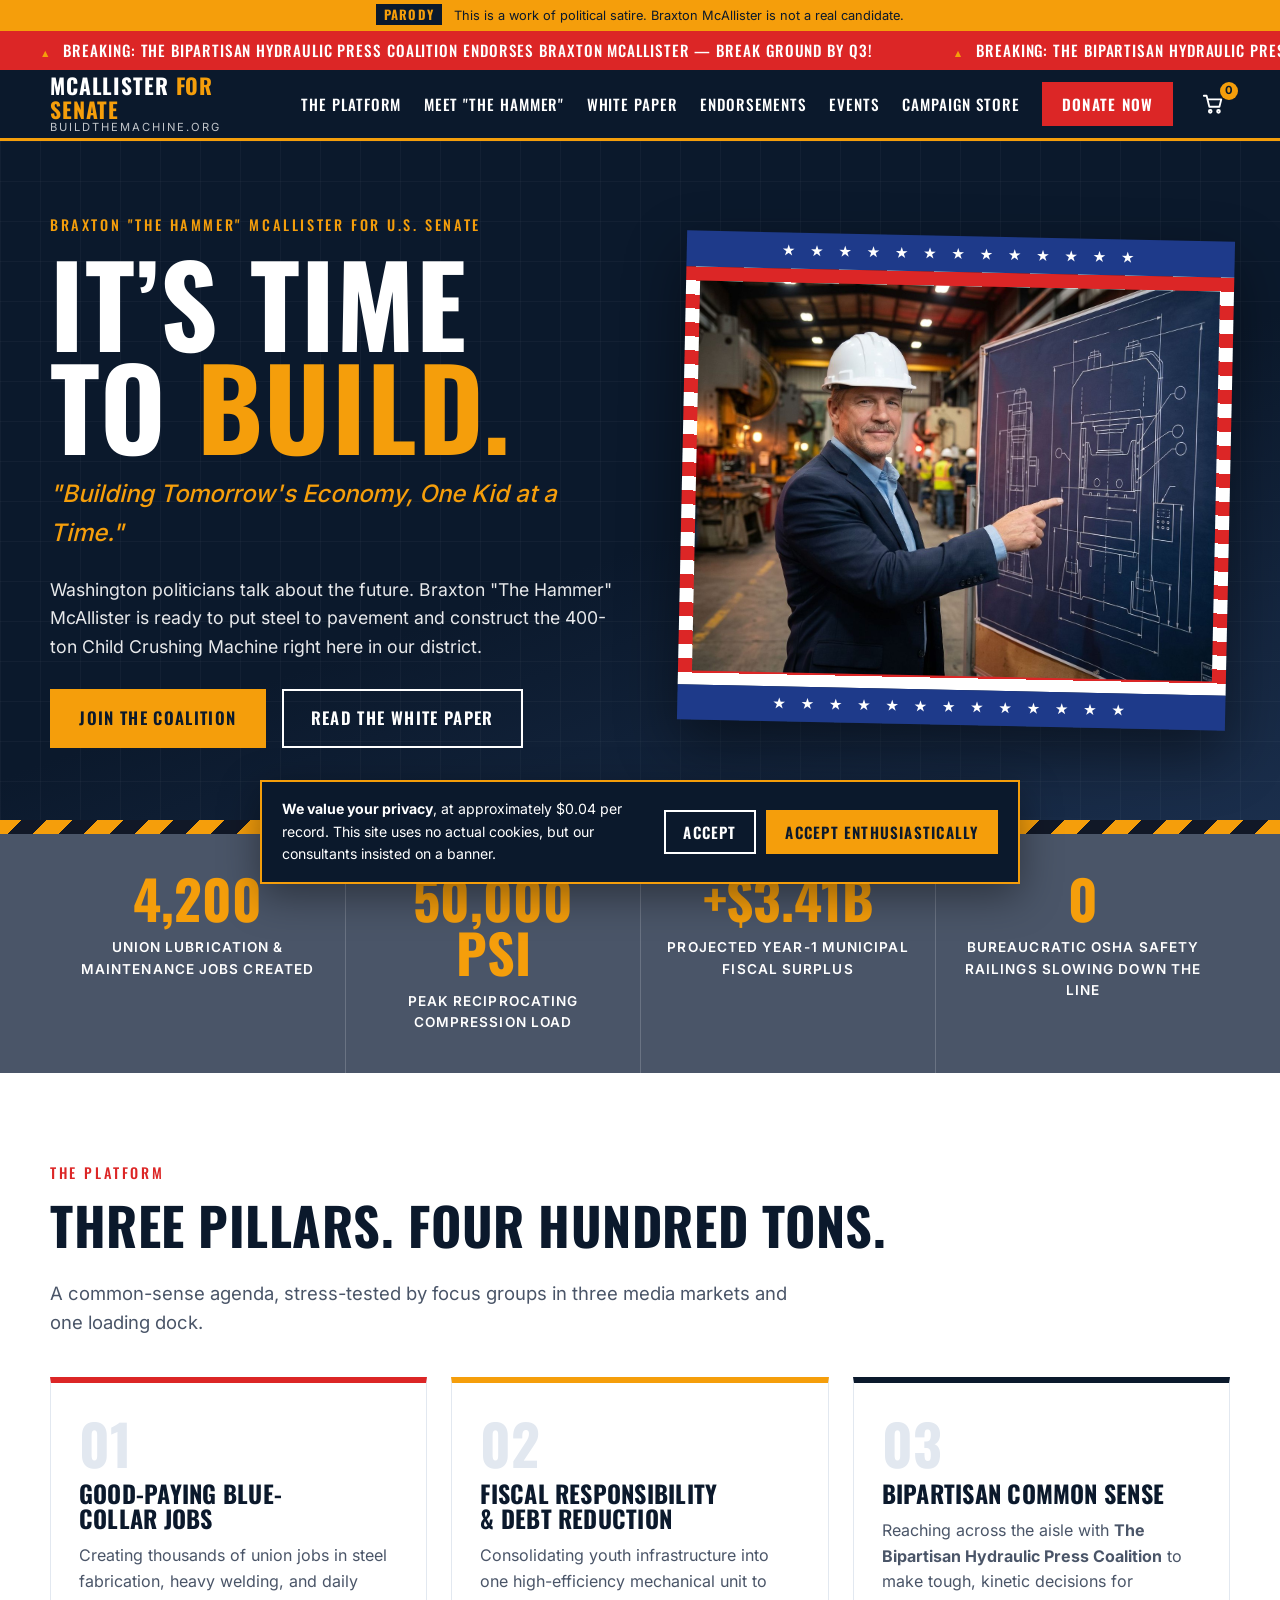
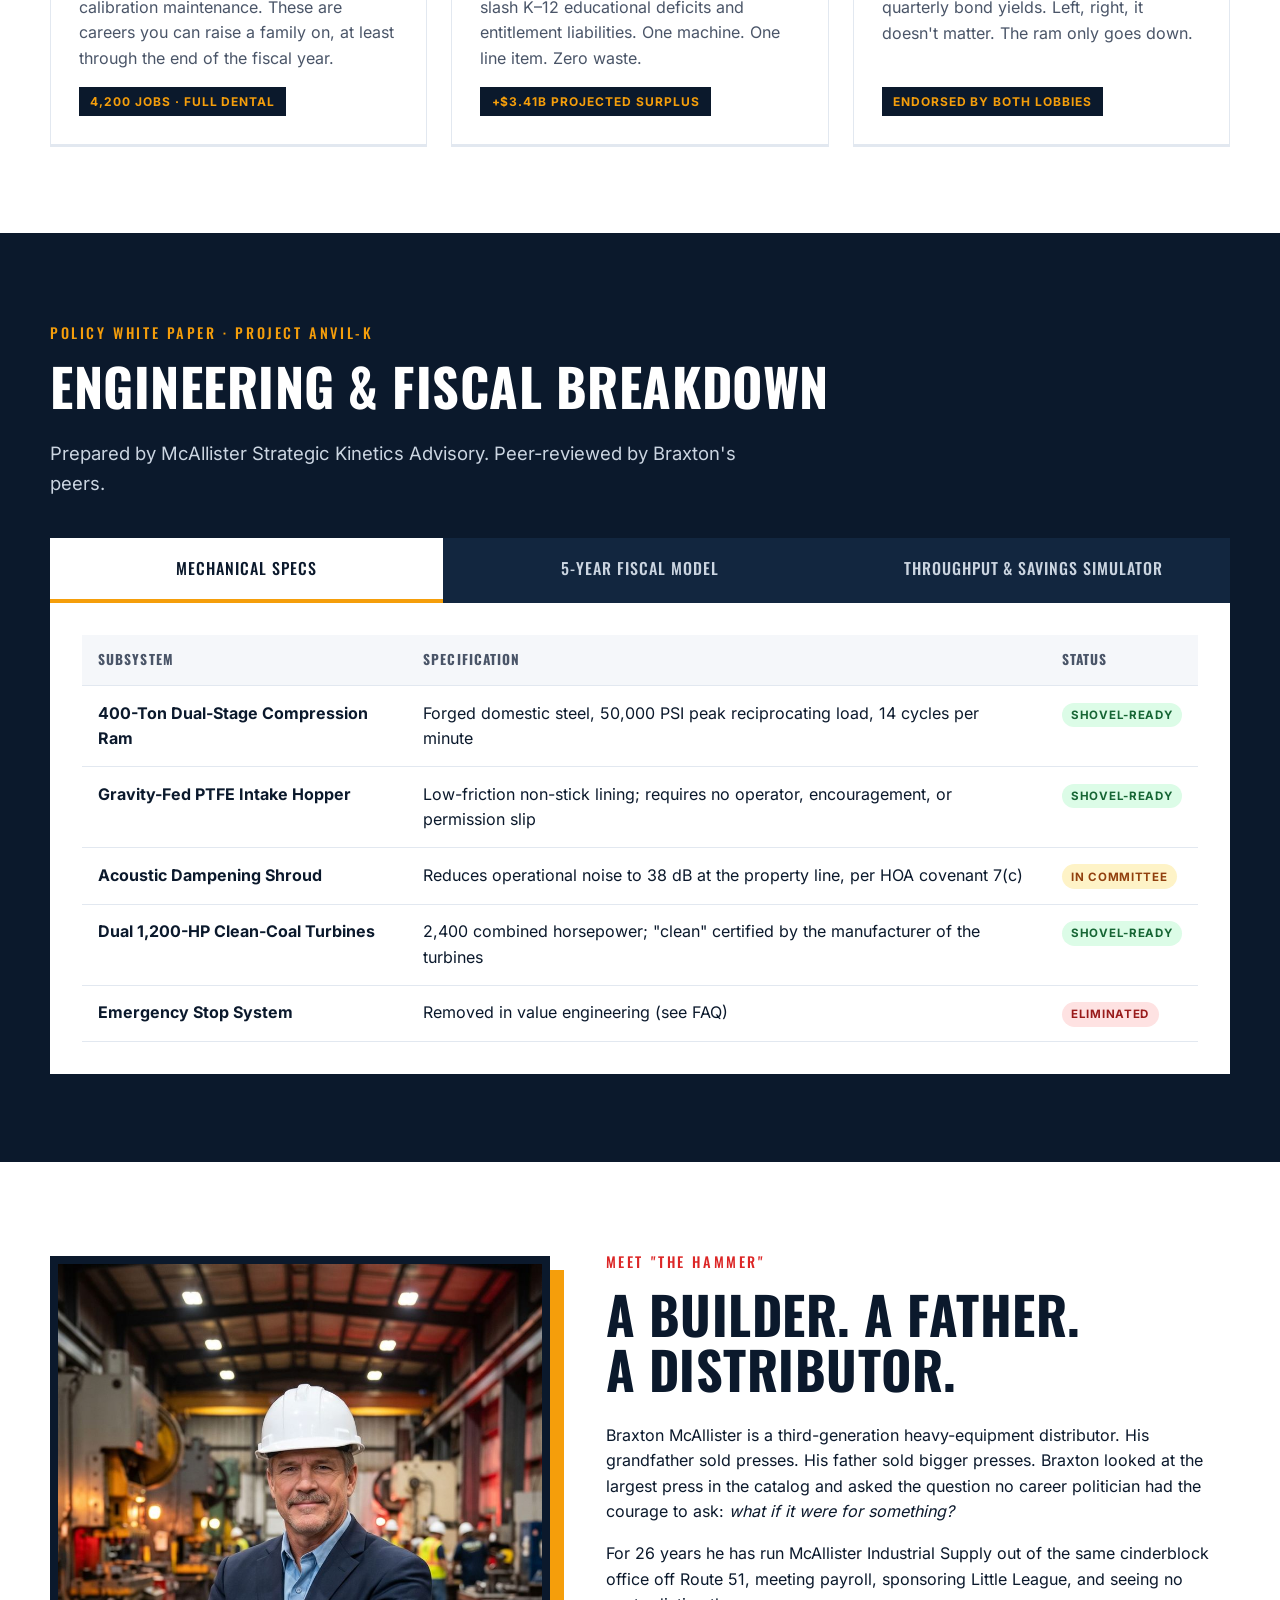
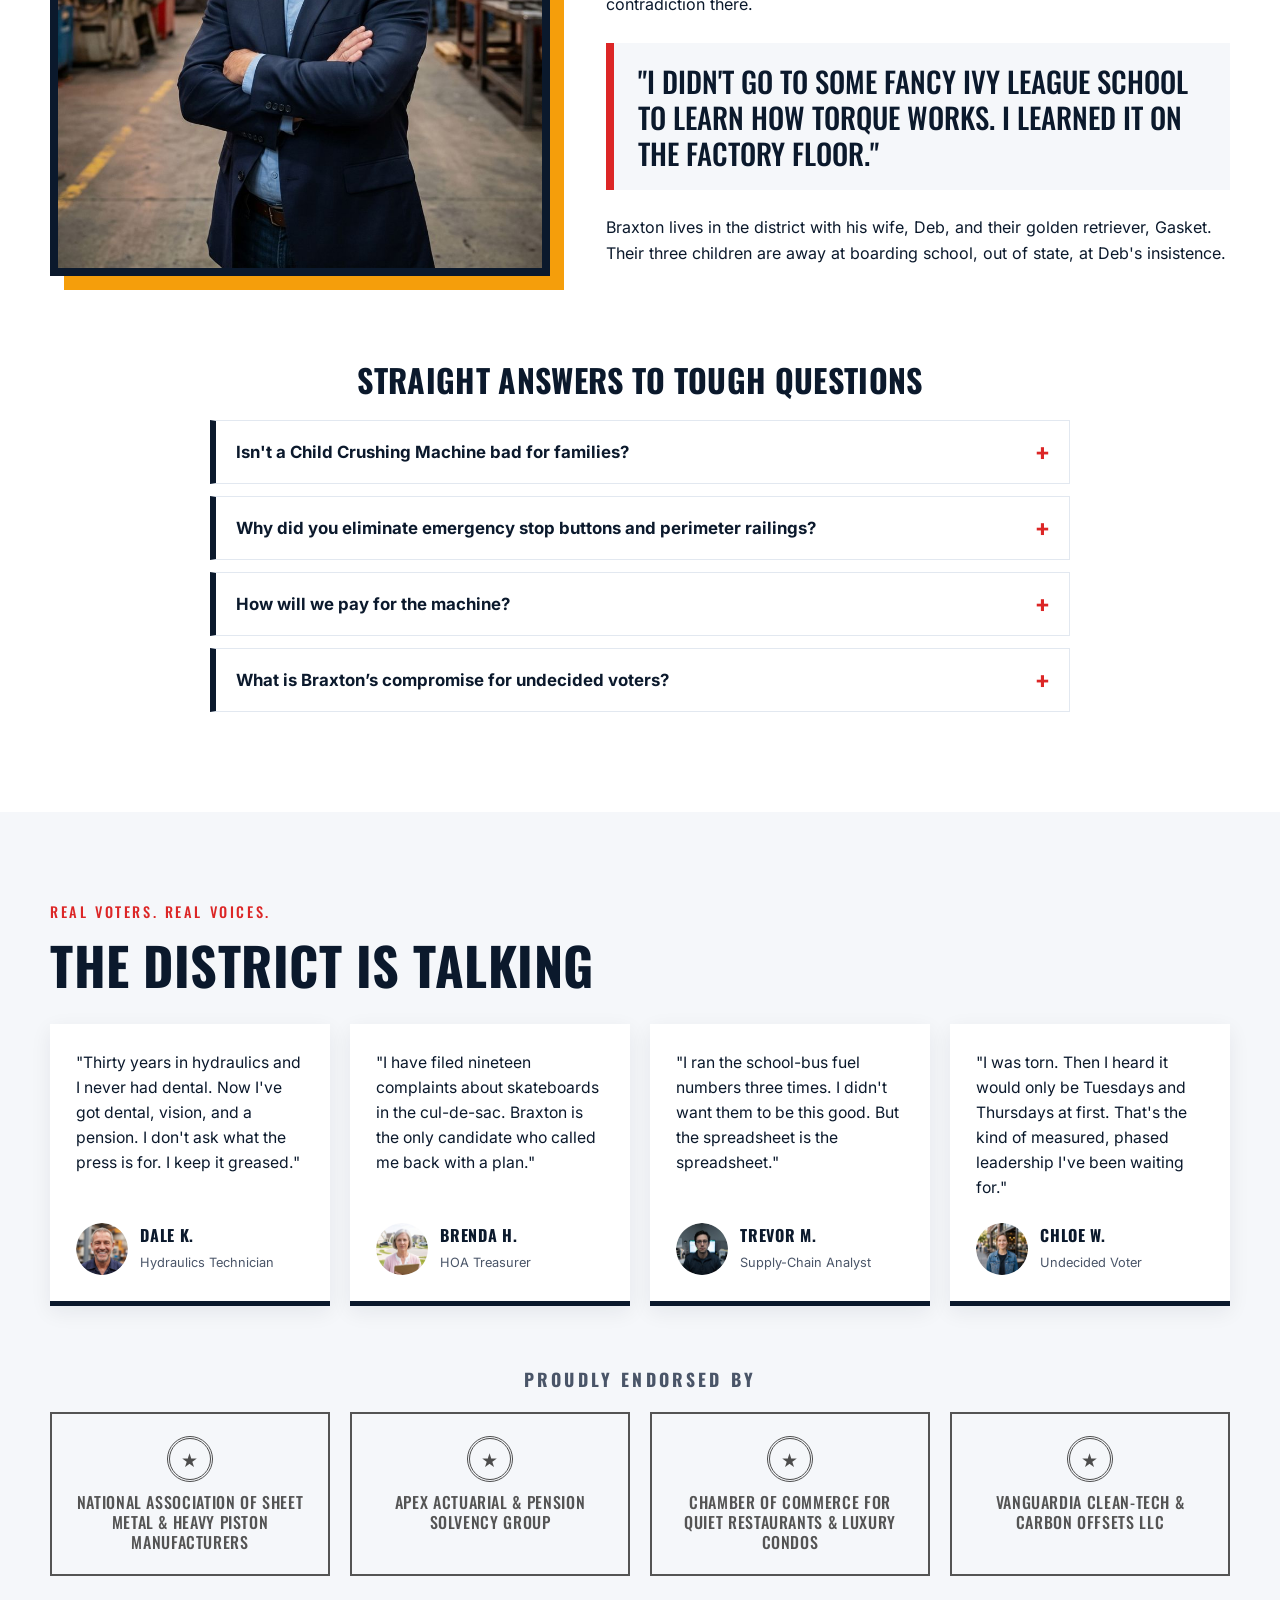
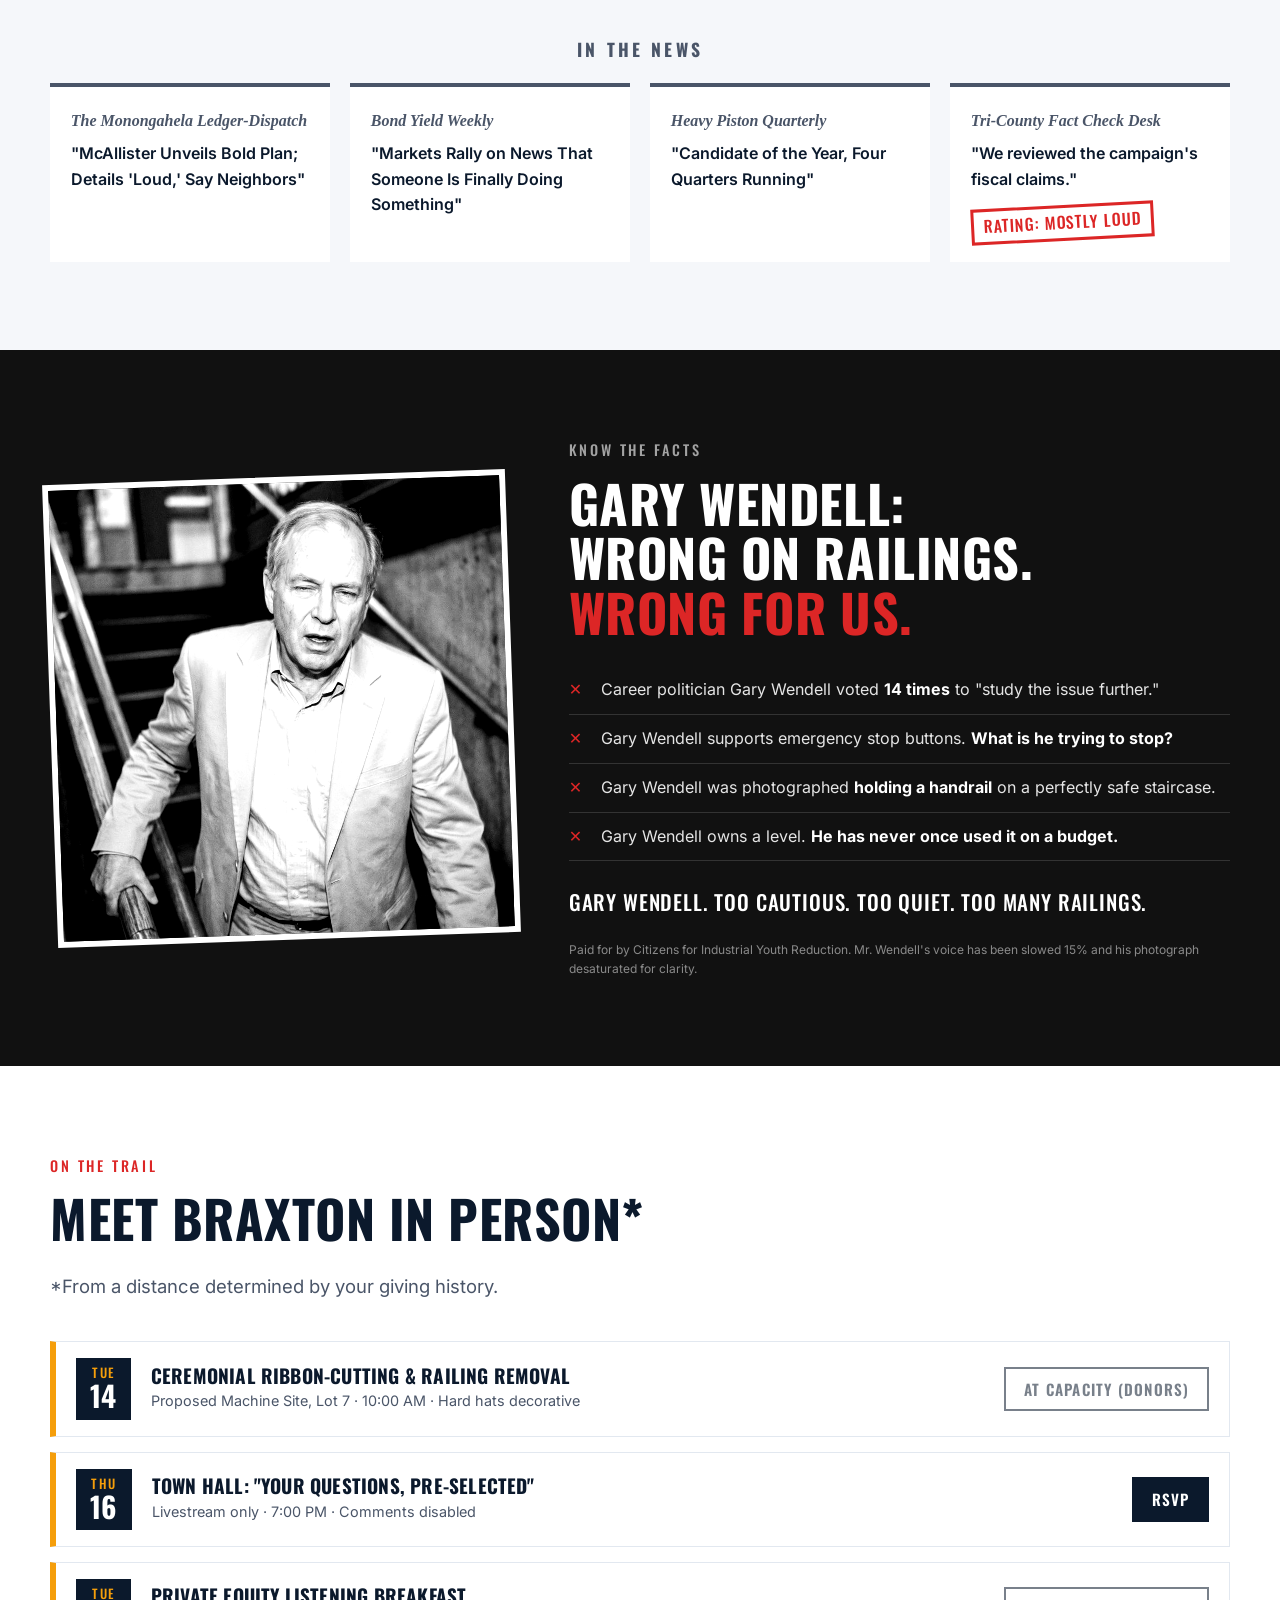
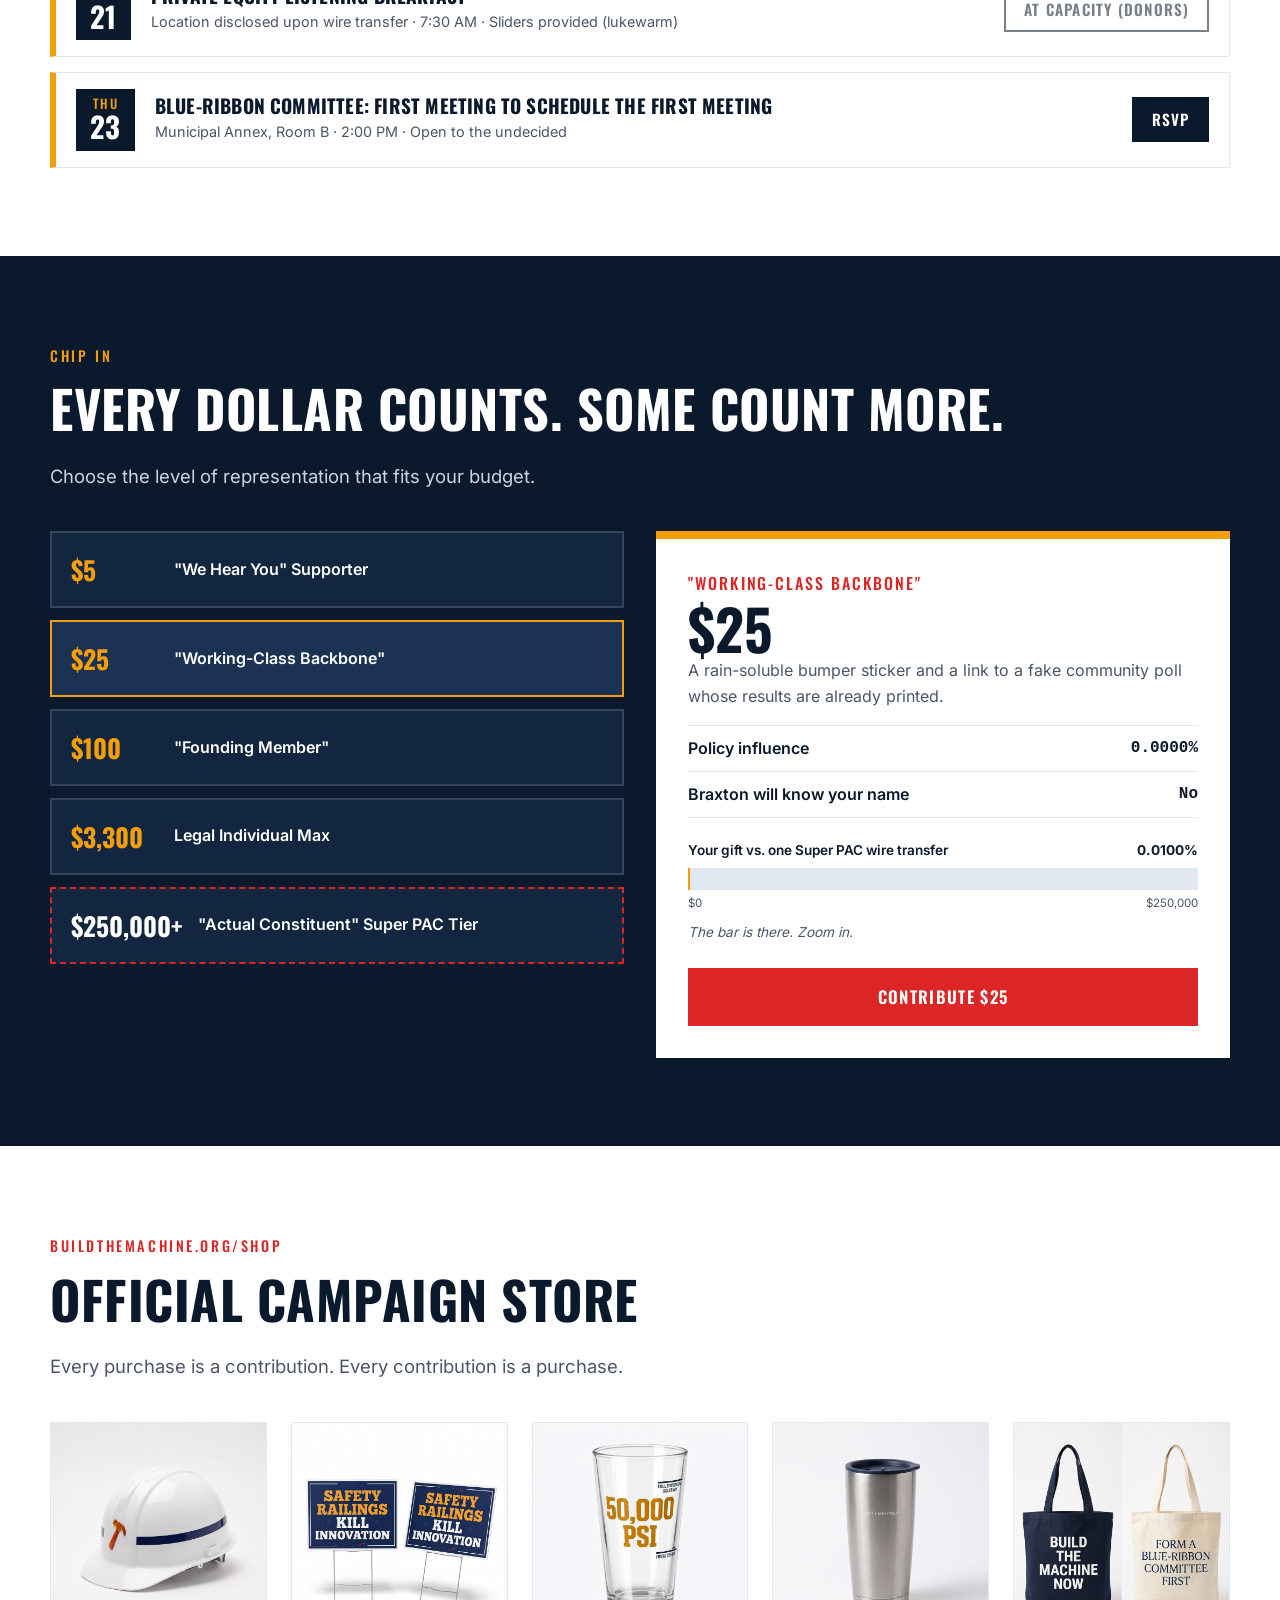
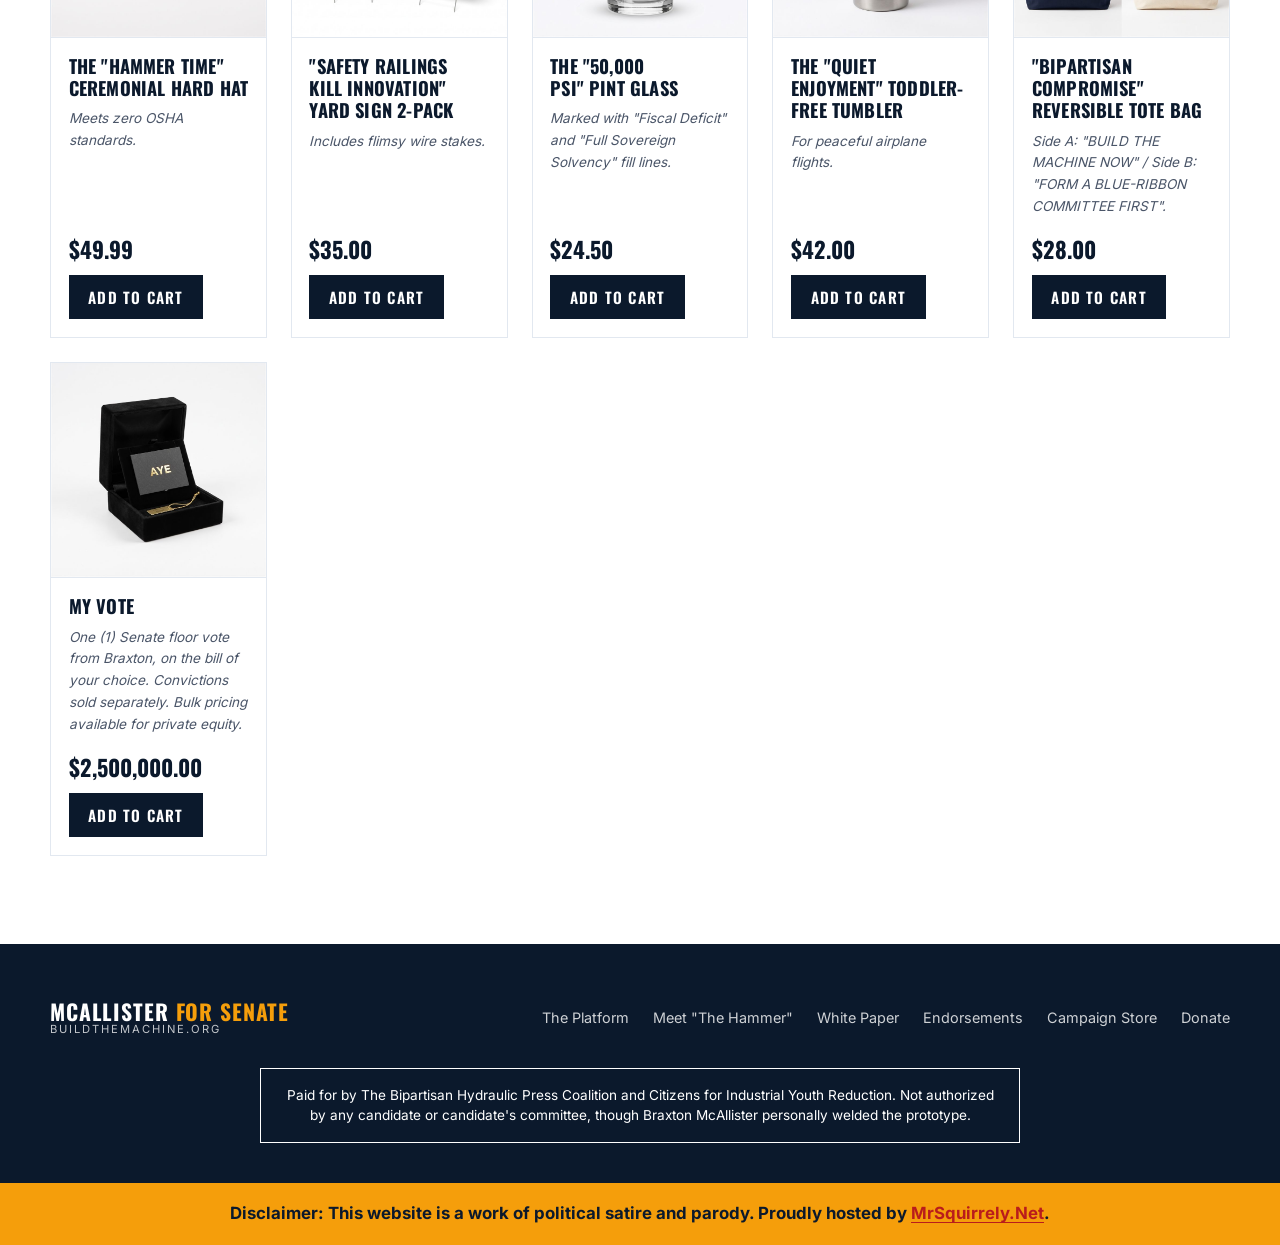
<file: index.html>
<!DOCTYPE html>
<html lang="en">
<head>
    <meta charset="UTF-8">
    <meta name="viewport" content="width=device-width, initial-scale=1">
    <title>McAllister for Senate | BuildTheMachine.org</title>
    <meta name="description" content="Braxton 'The Hammer' McAllister for U.S. Senate. A work of political satire and parody.">
    <meta name="theme-color" content="#0B192C">
    <link rel="icon" href="favicon.svg" type="image/svg+xml">

    <!-- Social sharing -->
    <meta property="og:url" content="https://buildthemachine.org/">
    <link rel="canonical" href="https://buildthemachine.org/">
    <meta property="og:type" content="website">
    <meta property="og:site_name" content="BuildTheMachine.org (Satire)">
    <meta property="og:title" content="McAllister for Senate — It's Time to Build. (A Parody)">
    <meta property="og:description" content="A work of political satire. Braxton 'The Hammer' McAllister is not a real candidate, and the machine is not a real policy.">
    <meta property="og:image" content="https://buildthemachine.org/images/share.jpg">
    <meta property="og:image:width" content="1200">
    <meta property="og:image:height" content="630">
    <meta name="twitter:card" content="summary_large_image">
    <meta name="twitter:title" content="McAllister for Senate — It's Time to Build. (A Parody)">
    <meta name="twitter:description" content="A work of political satire. Braxton 'The Hammer' McAllister is not a real candidate.">
    <meta name="twitter:image" content="https://buildthemachine.org/images/share.jpg">

    <link rel="preload" href="fonts/oswald-latin.woff2" as="font" type="font/woff2" crossorigin>
    <link rel="preload" href="fonts/inter-latin.woff2" as="font" type="font/woff2" crossorigin>
    <link rel="stylesheet" href="styles.css">
</head>
<body>

<!--
    IMAGES
    All images live in /images. Store product images are set in app.js (PRODUCTS[].image).
-->

<!-- PARODY NOTICE -->
<div class="parody-strip">
    <strong>Parody</strong> This is a work of political satire. Braxton McAllister is not a real candidate.
</div>

<!-- 1. ALERT TICKER -->
<div class="ticker" role="status" aria-label="Breaking: The Bipartisan Hydraulic Press Coalition endorses Braxton McAllister. Break Ground by Q3!">
    <div class="ticker-track" aria-hidden="true">
        <span>BREAKING: The Bipartisan Hydraulic Press Coalition endorses Braxton McAllister — Break Ground by Q3!</span>
        <span>BREAKING: The Bipartisan Hydraulic Press Coalition endorses Braxton McAllister — Break Ground by Q3!</span>
        <span>BREAKING: The Bipartisan Hydraulic Press Coalition endorses Braxton McAllister — Break Ground by Q3!</span>
        <span>BREAKING: The Bipartisan Hydraulic Press Coalition endorses Braxton McAllister — Break Ground by Q3!</span>
    </div>
</div>

<!-- 1. NAVBAR -->
<header class="nav" id="top">
    <div class="container nav-inner">
        <a class="logo" href="#top">
            <span class="logo-main">MCALLISTER <em>FOR SENATE</em></span>
            <span class="logo-sub">BuildTheMachine.org</span>
        </a>
        <button class="nav-toggle" id="navToggle" aria-label="Toggle menu" aria-expanded="false" aria-controls="navLinks">
            <span></span><span></span><span></span>
        </button>
        <nav class="nav-links" id="navLinks" aria-label="Primary">
            <a href="#platform">The Platform</a>
            <a href="#bio">Meet "The Hammer"</a>
            <a href="#white-paper">White Paper</a>
            <a href="#endorsements">Endorsements</a>
            <a href="#events">Events</a>
            <a href="#store">Campaign Store</a>
            <a class="btn btn-red btn-sm" href="#donate">DONATE NOW</a>
            <button class="cart-btn" id="cartOpen" aria-label="Open cart">
                <svg viewBox="0 0 24 24" width="22" height="22" fill="none" stroke="currentColor" stroke-width="2" stroke-linecap="round" stroke-linejoin="round" aria-hidden="true"><circle cx="9" cy="20" r="1.5"/><circle cx="18" cy="20" r="1.5"/><path d="M2 3h3l3 12h11l2-8H7"/></svg>
                <span class="cart-count" id="cartCount">0</span>
            </button>
        </nav>
    </div>
</header>

<main>

<!-- 2. HERO -->
<section class="hero">
    <div class="container hero-grid">
        <div class="hero-copy">
            <p class="eyebrow">Braxton "The Hammer" McAllister for U.S. Senate</p>
            <h1>IT’S TIME<br>TO <span class="amber">BUILD.</span></h1>
            <p class="hero-sub">"Building Tomorrow's Economy, One Kid at a Time."</p>
            <p class="hero-body">Washington politicians talk about the future. Braxton "The Hammer" McAllister is ready to put steel to pavement and construct the 400-ton Child Crushing Machine right here in our district.</p>
            <div class="hero-ctas">
                <button class="btn btn-amber" data-open-modal="volunteerModal">JOIN THE COALITION</button>
                <a class="btn btn-outline" href="#white-paper">READ THE WHITE PAPER</a>
            </div>
        </div>
        <div class="hero-visual">
            <div class="flag-frame">
                <div class="flag-stars" aria-hidden="true">★ ★ ★ ★ ★ ★ ★ ★ ★ ★ ★ ★ ★</div>
                <div class="flag-stripes">
                    <img class="ph-img ph-hero" src="images/hero.jpg" width="1400" height="1050" alt="Braxton McAllister in a hard hat, pointing at a blueprint of a 400-ton hydraulic press">
                </div>
                <div class="flag-stars" aria-hidden="true">★ ★ ★ ★ ★ ★ ★ ★ ★ ★ ★ ★ ★</div>
            </div>
        </div>
    </div>
    <div class="hazard" aria-hidden="true"></div>
</section>

<!-- 3. IMPACT & THROUGHPUT -->
<section class="stats" aria-label="Impact and throughput">
    <div class="container stats-grid">
        <div class="stat">
            <div class="stat-num" data-count="4200" data-format="int">0</div>
            <div class="stat-label">Union Lubrication &amp; Maintenance Jobs Created</div>
        </div>
        <div class="stat">
            <div class="stat-num" data-count="50000" data-format="int" data-suffix=" PSI">0</div>
            <div class="stat-label">Peak Reciprocating Compression Load</div>
        </div>
        <div class="stat">
            <div class="stat-num" data-count="3.41" data-format="dec" data-prefix="+$" data-suffix="B">0</div>
            <div class="stat-label">Projected Year-1 Municipal Fiscal Surplus</div>
        </div>
        <div class="stat">
            <div class="stat-num" data-count="0" data-from="38" data-format="int">38</div>
            <div class="stat-label">Bureaucratic OSHA Safety Railings Slowing Down the Line</div>
        </div>
    </div>
</section>

<!-- 4. PLATFORM -->
<section class="section" id="platform">
    <div class="container">
        <p class="eyebrow dark">The Platform</p>
        <h2>Three Pillars. Four Hundred Tons.</h2>
        <p class="lead">A common-sense agenda, stress-tested by focus groups in three media markets and one loading dock.</p>
        <div class="pillars">
            <article class="card">
                <div class="card-num">01</div>
                <h3>Good-Paying Blue-Collar Jobs</h3>
                <p>Creating thousands of union jobs in steel fabrication, heavy welding, and daily calibration maintenance. These are careers you can raise a family on, at least through the end of the fiscal year.</p>
                <span class="card-tag">4,200 jobs · full dental</span>
            </article>
            <article class="card">
                <div class="card-num">02</div>
                <h3>Fiscal Responsibility &amp; Debt Reduction</h3>
                <p>Consolidating youth infrastructure into one high-efficiency mechanical unit to slash K–12 educational deficits and entitlement liabilities. One machine. One line item. Zero waste.</p>
                <span class="card-tag">+$3.41B projected surplus</span>
            </article>
            <article class="card">
                <div class="card-num">03</div>
                <h3>Bipartisan Common Sense</h3>
                <p>Reaching across the aisle with <strong>The Bipartisan Hydraulic Press Coalition</strong> to make tough, kinetic decisions for quarterly bond yields. Left, right, it doesn't matter. The ram only goes down.</p>
                <span class="card-tag">Endorsed by both lobbies</span>
            </article>
        </div>
    </div>
</section>

<!-- 5. WHITE PAPER -->
<section class="section section-navy" id="white-paper">
    <div class="container">
        <p class="eyebrow">Policy White Paper · Project Anvil-K</p>
        <h2>Engineering &amp; Fiscal Breakdown</h2>
        <p class="lead">Prepared by McAllister Strategic Kinetics Advisory. Peer-reviewed by Braxton's peers.</p>

        <div class="tabs">
            <div class="tab-list" role="tablist" aria-label="White paper sections">
                <button class="tab" role="tab" id="tab-specs" aria-controls="panel-specs" aria-selected="true">Mechanical Specs</button>
                <button class="tab" role="tab" id="tab-fiscal" aria-controls="panel-fiscal" aria-selected="false" tabindex="-1">5-Year Fiscal Model</button>
                <button class="tab" role="tab" id="tab-sim" aria-controls="panel-sim" aria-selected="false" tabindex="-1">Throughput &amp; Savings Simulator</button>
            </div>

            <div class="tab-panel" role="tabpanel" id="panel-specs" aria-labelledby="tab-specs">
                <div class="table-wrap">
                    <table>
                        <thead>
                            <tr><th>Subsystem</th><th>Specification</th><th>Status</th></tr>
                        </thead>
                        <tbody>
                            <tr><td>400-Ton Dual-Stage Compression Ram</td><td>Forged domestic steel, 50,000 PSI peak reciprocating load, 14 cycles per minute</td><td><span class="pill pill-green">Shovel-Ready</span></td></tr>
                            <tr><td>Gravity-Fed PTFE Intake Hopper</td><td>Low-friction non-stick lining; requires no operator, encouragement, or permission slip</td><td><span class="pill pill-green">Shovel-Ready</span></td></tr>
                            <tr><td>Acoustic Dampening Shroud</td><td>Reduces operational noise to 38 dB at the property line, per HOA covenant 7(c)</td><td><span class="pill pill-amber">In Committee</span></td></tr>
                            <tr><td>Dual 1,200-HP Clean-Coal Turbines</td><td>2,400 combined horsepower; "clean" certified by the manufacturer of the turbines</td><td><span class="pill pill-green">Shovel-Ready</span></td></tr>
                            <tr><td>Emergency Stop System</td><td>Removed in value engineering (see FAQ)</td><td><span class="pill pill-red">Eliminated</span></td></tr>
                        </tbody>
                    </table>
                </div>
            </div>

            <div class="tab-panel" role="tabpanel" id="panel-fiscal" aria-labelledby="tab-fiscal" hidden>
                <div class="fiscal">
                    <div class="fiscal-row">
                        <div class="fiscal-head"><span>CapEx <small>Municipal bonds, 30-year</small></span><strong>$480M</strong></div>
                        <div class="bar"><i class="bar-red" style="width:12.6%"></i></div>
                    </div>
                    <div class="fiscal-row">
                        <div class="fiscal-head"><span>OpEx <small>Lubricant, turbines, ribbon-cuttings</small></span><strong>$14.2M</strong></div>
                        <div class="bar"><i class="bar-red" style="width:0.6%"></i></div>
                    </div>
                    <div class="fiscal-row">
                        <div class="fiscal-head"><span>Avoided Liabilities <small>K–12, entitlements, playground resurfacing</small></span><strong>$3.8B</strong></div>
                        <div class="bar"><i class="bar-amber" style="width:100%"></i></div>
                    </div>
                    <div class="fiscal-row fiscal-total">
                        <div class="fiscal-head"><span>Net Surplus</span><strong>+$3.41B</strong></div>
                        <div class="bar"><i class="bar-green" style="width:89.7%"></i></div>
                    </div>
                    <p class="footnote">* Figures may not sum due to actuarial optimism. Projections supplied by the underwriter of the bonds.</p>
                </div>
            </div>

            <div class="tab-panel" role="tabpanel" id="panel-sim" aria-labelledby="tab-sim" hidden>
                <div class="sim">
                    <label for="hours" class="sim-label">Weekly Operating Hours: <output id="hoursOut">40</output> <span class="muted">/ 168</span></label>
                    <input type="range" id="hours" min="0" max="168" step="1" value="40">
                    <div class="sim-grid">
                        <div class="sim-card">
                            <div class="sim-num" id="simFuel">$0</div>
                            <div class="sim-cap">Annual Municipal School-Bus Fuel Savings</div>
                        </div>
                        <div class="sim-card">
                            <div class="sim-num" id="simCredits">0</div>
                            <div class="sim-cap">Carbon-Offset Credits Earned (tCO₂e / yr)</div>
                        </div>
                        <div class="sim-card">
                            <div class="sim-num" id="simRevenue">$0</div>
                            <div class="sim-cap">Credit Resale Value via Vanguardia Clean-Tech</div>
                        </div>
                    </div>
                    <p class="sim-status" id="simStatus"></p>
                </div>
            </div>
        </div>
    </div>
</section>

<!-- 6. BIO & FAQ -->
<section class="section" id="bio">
    <div class="container">
        <div class="bio-grid">
            <div class="bio-photo">
                <img class="ph-img ph-portrait" src="images/braxton-portrait.jpg" width="900" height="1117" loading="lazy" alt="Braxton McAllister, arms crossed, on the floor of the Monongahela Stamping Plant">
            </div>
            <div>
                <p class="eyebrow dark">Meet "The Hammer"</p>
                <h2>A Builder. A Father. A Distributor.</h2>
                <p>Braxton McAllister is a third-generation heavy-equipment distributor. His grandfather sold presses. His father sold bigger presses. Braxton looked at the largest press in the catalog and asked the question no career politician had the courage to ask: <em>what if it were for something?</em></p>
                <p>For 26 years he has run McAllister Industrial Supply out of the same cinderblock office off Route 51, meeting payroll, sponsoring Little League, and seeing no contradiction there.</p>
                <blockquote>"I didn't go to some fancy Ivy League school to learn how torque works. I learned it on the factory floor."</blockquote>
                <p>Braxton lives in the district with his wife, Deb, and their golden retriever, Gasket. Their three children are away at boarding school, out of state, at Deb's insistence.</p>
            </div>
        </div>

        <div class="faq">
            <h3 class="faq-title">Straight Answers to Tough Questions</h3>
            <details>
                <summary>Isn't a Child Crushing Machine bad for families?</summary>
                <p>Families tell us their top concerns are jobs, taxes, and noise. The Machine addresses all three. Our internal polling (n=14, all coalition board members) shows 100% of respondents hold a favorable or very favorable view. Braxton has always said the strongest family is a solvent one.</p>
            </details>
            <details>
                <summary>Why did you eliminate emergency stop buttons and perimeter railings?</summary>
                <p>Every emergency stop is, by definition, a stop. Stops are downtime, and downtime is deficit. An independent study commissioned and edited by the campaign found railings slow the line by up to 11%. Braxton trusts hardworking Americans to decide for themselves where to stand.</p>
            </details>
            <details>
                <summary>How will we pay for the machine?</summary>
                <p>With $480 million in municipal bonds, repaid from the surplus the Machine generates, as projected by the firm selling the bonds. Any shortfall will be covered by a modest convenience fee on library cards. Not one dime of new taxes on anyone who attends our donor retreats.</p>
            </details>
            <details>
                <summary>What is Braxton’s compromise for undecided voters?</summary>
                <p>Braxton hears you. That's why he's proposing the <strong>Tuesdays &amp; Thursdays Pilot Program</strong>: an 18-month phased rollout in which the Machine operates only two days a week while a Blue-Ribbon Committee studies whether to add Wednesdays. On all other days the facility will be available for ribbon-cuttings and corporate retreats.</p>
            </details>
        </div>
    </div>
</section>

<!-- 7. TESTIMONIALS & ENDORSEMENTS -->
<section class="section section-gray" id="endorsements">
    <div class="container">
        <p class="eyebrow dark">Real Voters. Real Voices.</p>
        <h2>The District Is Talking</h2>
        <div class="quotes">
            <figure class="quote">
                <blockquote>"Thirty years in hydraulics and I never had dental. Now I've got dental, vision, and a pension. I don't ask what the press is for. I keep it greased."</blockquote>
                <figcaption><img class="avatar" src="images/avatar-dale.jpg" width="52" height="52" loading="lazy" alt=""><div><strong>Dale K.</strong><span>Hydraulics Technician</span></div></figcaption>
            </figure>
            <figure class="quote">
                <blockquote>"I have filed nineteen complaints about skateboards in the cul-de-sac. Braxton is the only candidate who called me back with a plan."</blockquote>
                <figcaption><img class="avatar" src="images/avatar-brenda.jpg" width="52" height="52" loading="lazy" alt=""><div><strong>Brenda H.</strong><span>HOA Treasurer</span></div></figcaption>
            </figure>
            <figure class="quote">
                <blockquote>"I ran the school-bus fuel numbers three times. I didn't want them to be this good. But the spreadsheet is the spreadsheet."</blockquote>
                <figcaption><img class="avatar" src="images/avatar-trevor.jpg" width="52" height="52" loading="lazy" alt=""><div><strong>Trevor M.</strong><span>Supply-Chain Analyst</span></div></figcaption>
            </figure>
            <figure class="quote">
                <blockquote>"I was torn. Then I heard it would only be Tuesdays and Thursdays at first. That's the kind of measured, phased leadership I've been waiting for."</blockquote>
                <figcaption><img class="avatar" src="images/avatar-chloe.jpg" width="52" height="52" loading="lazy" alt=""><div><strong>Chloe W.</strong><span>Undecided Voter</span></div></figcaption>
            </figure>
        </div>

        <h3 class="badges-title">Proudly Endorsed By</h3>
        <div class="badges">
            <div class="badge"><span class="badge-seal">★</span>National Association of Sheet Metal &amp; Heavy Piston Manufacturers</div>
            <div class="badge"><span class="badge-seal">★</span>Apex Actuarial &amp; Pension Solvency Group</div>
            <div class="badge"><span class="badge-seal">★</span>Chamber of Commerce for Quiet Restaurants &amp; Luxury Condos</div>
            <div class="badge"><span class="badge-seal">★</span>Vanguardia Clean-Tech &amp; Carbon Offsets LLC</div>
        </div>

        <h3 class="badges-title">In the News</h3>
        <div class="press">
            <article class="press-item">
                <span class="press-outlet">The Monongahela Ledger-Dispatch</span>
                <p>"McAllister Unveils Bold Plan; Details 'Loud,' Say Neighbors"</p>
            </article>
            <article class="press-item">
                <span class="press-outlet">Bond Yield Weekly</span>
                <p>"Markets Rally on News That Someone Is Finally Doing Something"</p>
            </article>
            <article class="press-item">
                <span class="press-outlet">Heavy Piston Quarterly</span>
                <p>"Candidate of the Year, Four Quarters Running"</p>
            </article>
            <article class="press-item">
                <span class="press-outlet">Tri-County Fact Check Desk</span>
                <p>"We reviewed the campaign's fiscal claims."</p>
                <span class="factcheck">Rating: Mostly Loud</span>
            </article>
        </div>
    </div>
</section>

<!-- OPPONENT -->
<section class="section attack" id="opponent">
    <div class="container attack-grid">
        <div class="attack-photo">
            <img class="ph-img ph-square" src="images/opponent.jpg" width="800" height="800" loading="lazy" alt="Gary Wendell, mid-blink, gripping a staircase handrail">
        </div>
        <div>
            <p class="eyebrow">Know the Facts</p>
            <h2>Gary Wendell:<br>Wrong on Railings.<br><span class="red">Wrong for Us.</span></h2>
            <ul class="attack-list">
                <li>Career politician Gary Wendell voted <strong>14 times</strong> to "study the issue further."</li>
                <li>Gary Wendell supports emergency stop buttons. <strong>What is he trying to stop?</strong></li>
                <li>Gary Wendell was photographed <strong>holding a handrail</strong> on a perfectly safe staircase.</li>
                <li>Gary Wendell owns a level. <strong>He has never once used it on a budget.</strong></li>
            </ul>
            <p class="attack-tag">Gary Wendell. Too cautious. Too quiet. Too many railings.</p>
            <p class="attack-fine">Paid for by Citizens for Industrial Youth Reduction. Mr. Wendell's voice has been slowed 15% and his photograph desaturated for clarity.</p>
        </div>
    </div>
</section>

<!-- EVENTS -->
<section class="section" id="events">
    <div class="container">
        <p class="eyebrow dark">On the Trail</p>
        <h2>Meet Braxton in Person*</h2>
        <p class="lead">*From a distance determined by your giving history.</p>
        <div class="events">
            <article class="event">
                <div class="event-date"><span>TUE</span><strong>14</strong></div>
                <div class="event-info">
                    <h3>Ceremonial Ribbon-Cutting &amp; Railing Removal</h3>
                    <p>Proposed Machine Site, Lot 7 · 10:00 AM · Hard hats decorative</p>
                </div>
                <button class="btn btn-outline-dark btn-sm" disabled>At Capacity (Donors)</button>
            </article>
            <article class="event">
                <div class="event-date"><span>THU</span><strong>16</strong></div>
                <div class="event-info">
                    <h3>Town Hall: "Your Questions, Pre-Selected"</h3>
                    <p>Livestream only · 7:00 PM · Comments disabled</p>
                </div>
                <button class="btn btn-navy btn-sm" data-rsvp>RSVP</button>
            </article>
            <article class="event">
                <div class="event-date"><span>TUE</span><strong>21</strong></div>
                <div class="event-info">
                    <h3>Private Equity Listening Breakfast</h3>
                    <p>Location disclosed upon wire transfer · 7:30 AM · Sliders provided (lukewarm)</p>
                </div>
                <button class="btn btn-outline-dark btn-sm" disabled>At Capacity (Donors)</button>
            </article>
            <article class="event">
                <div class="event-date"><span>THU</span><strong>23</strong></div>
                <div class="event-info">
                    <h3>Blue-Ribbon Committee: First Meeting to Schedule the First Meeting</h3>
                    <p>Municipal Annex, Room B · 2:00 PM · Open to the undecided</p>
                </div>
                <button class="btn btn-navy btn-sm" data-rsvp>RSVP</button>
            </article>
        </div>
    </div>
</section>

<!-- 8. DONATION WIDGET -->
<section class="section section-navy" id="donate">
    <div class="container">
        <p class="eyebrow">Chip In</p>
        <h2>Every Dollar Counts. Some Count More.</h2>
        <p class="lead">Choose the level of representation that fits your budget.</p>
        <div class="donate-grid">
            <div class="tiers" id="tiers" role="radiogroup" aria-label="Donation tier"></div>
            <aside class="tier-detail" aria-live="polite">
                <p class="tier-kicker" id="tierKicker"></p>
                <div class="tier-amount" id="tierAmount"></div>
                <p class="tier-perk" id="tierPerk"></p>
                <dl class="tier-meta">
                    <div><dt>Policy influence</dt><dd id="tierInfluence"></dd></div>
                    <div><dt>Braxton will know your name</dt><dd id="tierName"></dd></div>
                </dl>
                <div class="pac-meter" id="pacMeter">
                    <div class="pac-head"><span>Your gift vs. one Super PAC wire transfer</span><strong id="pacPct"></strong></div>
                    <div class="bar bar-lg"><i class="bar-amber" id="pacBar"></i></div>
                    <div class="pac-scale"><span>$0</span><span>$250,000</span></div>
                    <p class="pac-note" id="pacNote"></p>
                </div>
                <button class="btn btn-red btn-block" id="donateBtn"></button>
            </aside>
        </div>
    </div>
</section>

<!-- 9. STORE -->
<section class="section" id="store">
    <div class="container">
        <p class="eyebrow dark">BuildTheMachine.org/Shop</p>
        <h2>Official Campaign Store</h2>
        <p class="lead">Every purchase is a contribution. Every contribution is a purchase.</p>
        <div class="products" id="products"></div>
    </div>
</section>

</main>

<!-- 10. FOOTER -->
<footer class="footer">
    <div class="container">
        <div class="footer-top">
            <div class="logo">
                <span class="logo-main">MCALLISTER <em>FOR SENATE</em></span>
                <span class="logo-sub">BuildTheMachine.org</span>
            </div>
            <nav class="footer-links" aria-label="Footer">
                <a href="#platform">The Platform</a>
                <a href="#bio">Meet "The Hammer"</a>
                <a href="#white-paper">White Paper</a>
                <a href="#endorsements">Endorsements</a>
                <a href="#store">Campaign Store</a>
                <a href="#donate">Donate</a>
            </nav>
        </div>
        <div class="fec">
            Paid for by The Bipartisan Hydraulic Press Coalition and Citizens for Industrial Youth Reduction. Not authorized by any candidate or candidate's committee, though Braxton McAllister personally welded the prototype.
        </div>
    </div>
    <div class="satire-bar">
        <strong>Disclaimer: This website is a work of political satire and parody. Proudly hosted by <a href="https://mrsquirrely.net" target="_blank" rel="noopener">MrSquirrely.Net</a>.</strong>
    </div>
</footer>

<!-- CART DRAWER -->
<div class="overlay" id="cartOverlay" hidden></div>
<aside class="drawer" id="cartDrawer" aria-label="Shopping cart" aria-hidden="true">
    <div class="drawer-head">
        <h3>Your Cart</h3>
        <button class="icon-btn" id="cartClose" aria-label="Close cart">✕</button>
    </div>
    <div class="drawer-body" id="cartItems"></div>
    <div class="drawer-foot">
        <div class="cart-total"><span>Subtotal</span><strong id="cartTotal">$0.00</strong></div>
        <button class="btn btn-red btn-block" id="checkoutBtn">CHECKOUT</button>
        <p class="cart-msg" id="cartMsg" role="status"></p>
    </div>
</aside>

<!-- VOLUNTEER MODAL -->
<div class="modal" id="volunteerModal" role="dialog" aria-modal="true" aria-labelledby="volTitle" hidden>
    <div class="modal-box">
        <button class="icon-btn modal-close" data-close-modal aria-label="Close">✕</button>
        <div class="hazard" aria-hidden="true"></div>
        <div class="modal-content">
            <h3 id="volTitle">Join the Coalition</h3>
            <form id="volForm">
                <p>Sign up to knock doors, staff phone banks, or stand near the intake hopper in a high-visibility vest.</p>
                <label>First name<input type="text" name="name" required autocomplete="off"></label>
                <label>ZIP code<input type="text" name="zip" inputmode="numeric" pattern="[0-9]{5}" maxlength="5" required autocomplete="off"></label>
                <label>I'd like to help with
                    <select name="role">
                        <option>Door Knocking</option>
                        <option>Phone Banking</option>
                        <option>Daily Calibration Maintenance</option>
                        <option>Removing Railings</option>
                        <option>Serving on a Blue-Ribbon Committee</option>
                    </select>
                </label>
                <button class="btn btn-amber btn-block" type="submit">COUNT ME IN</button>
                <p class="fine">Demo form. Nothing you enter is sent or stored anywhere.</p>
            </form>
            <div id="volDone" hidden>
                <p class="done-big" id="volDoneText"></p>
                <p>A regional field director will not be in touch, because this is satire and the form goes nowhere.</p>
                <button class="btn btn-outline-dark btn-block" data-close-modal>CLOSE</button>
            </div>
        </div>
    </div>
</div>

<!-- DONATION MODAL -->
<div class="modal" id="donateModal" role="dialog" aria-modal="true" aria-labelledby="donTitle" hidden>
    <div class="modal-box">
        <button class="icon-btn modal-close" data-close-modal aria-label="Close">✕</button>
        <div class="hazard" aria-hidden="true"></div>
        <div class="modal-content">
            <h3 id="donTitle">Thank You, Patriot</h3>
            <p class="done-big" id="donText"></p>
            <p>No payment was collected, because this website is a parody. Your data has nonetheless been sold.</p>
            <button class="btn btn-outline-dark btn-block" data-close-modal>CLOSE</button>
        </div>
    </div>
</div>

<!-- EMAIL SIGNUP POP-UP -->
<div class="modal" id="signupModal" role="dialog" aria-modal="true" aria-labelledby="signTitle" hidden>
    <div class="modal-box">
        <button class="icon-btn modal-close" data-close-modal aria-label="Close">✕</button>
        <div class="hazard" aria-hidden="true"></div>
        <div class="modal-content">
            <h3 id="signTitle">Wait! Before You Go…</h3>
            <form id="signForm">
                <p>Braxton is <strong>personally devastated</strong> that you haven't joined his email list. Sign up for 11 to 14 urgent messages a day, each one marked FINAL NOTICE.</p>
                <label>Email address<input type="email" name="email" placeholder="patriot@example.com" required autocomplete="off"></label>
                <button class="btn btn-red btn-block" type="submit">YES, EMAIL ME CONSTANTLY</button>
                <button class="guilt-link" type="button" data-close-modal>No thanks, I love deficits</button>
                <p class="fine">Demo form. Nothing you enter is sent or stored anywhere.</p>
            </form>
            <div id="signDone" hidden>
                <p class="done-big">You're in. Your first FINAL NOTICE is already overdue.</p>
                <p>In reality, no address was saved and no email will ever arrive.</p>
                <button class="btn btn-outline-dark btn-block" data-close-modal>CLOSE</button>
            </div>
        </div>
    </div>
</div>

<!-- COOKIE BANNER -->
<div class="cookie" id="cookieBanner" role="region" aria-label="Cookie notice" hidden>
    <p><strong>We value your privacy</strong>, at approximately $0.04 per record. This site uses no actual cookies, but our consultants insisted on a banner.</p>
    <div class="cookie-btns">
        <button class="btn btn-outline btn-sm" data-cookie>Accept</button>
        <button class="btn btn-amber btn-sm" data-cookie>Accept Enthusiastically</button>
    </div>
</div>

<script src="app.js"></script>
</body>
</html>
</file>
<file: styles.css>
@font-face {
    font-family: "Oswald";
    src: url("fonts/oswald-latin.woff2") format("woff2");
    font-weight: 500 700;
    font-style: normal;
    font-display: swap;
}
@font-face {
    font-family: "Inter";
    src: url("fonts/inter-latin.woff2") format("woff2");
    font-weight: 400 700;
    font-style: normal;
    font-display: swap;
}

:root {
    --navy: #0B192C;
    --navy-2: #12263f;
    --steel: #4A5568;
    --steel-light: #E2E8F0;
    --amber: #F59E0B;
    --red: #DC2626;
    --red-dark: #B91C1C;
    --white: #ffffff;
    --off: #F5F7FA;
    --green: #16A34A;
    --head: "Oswald", "Bebas Neue", "Arial Narrow", Impact, sans-serif;
    --body: "Inter", "Roboto", system-ui, -apple-system, "Segoe UI", sans-serif;
    --nav-h: 68px;
}

*, *::before, *::after { box-sizing: border-box; }

html { scroll-behavior: smooth; scroll-padding-top: calc(var(--nav-h) + 12px); }

body {
    margin: 0;
    font-family: var(--body);
    color: var(--navy);
    background: var(--white);
    line-height: 1.6;
    -webkit-font-smoothing: antialiased;
}

body.locked { overflow: hidden; }

h1, h2, h3 {
    font-family: var(--head);
    text-transform: uppercase;
    line-height: 1.05;
    letter-spacing: 0.01em;
    margin: 0 0 0.5em;
    text-wrap: balance;
}

h2 { font-size: clamp(2rem, 4.5vw, 3.25rem); }
h3 { font-size: 1.5rem; }
p { margin: 0 0 1em; }
a { color: inherit; }
img { max-width: 100%; display: block; }
button { font: inherit; cursor: pointer; }

.container { width: min(1180px, 100% - 2.5rem); margin-inline: auto; }
.muted { opacity: 0.6; }
.amber { color: var(--amber); }

:focus-visible { outline: 3px solid var(--amber); outline-offset: 2px; }

/* ---------- Ticker ---------- */
.ticker {
    background: var(--red);
    color: var(--white);
    overflow: hidden;
    font-family: var(--head);
    font-size: 0.95rem;
    letter-spacing: 0.06em;
    text-transform: uppercase;
    white-space: nowrap;
}
.ticker-track { display: inline-flex; animation: ticker 40s linear infinite; }
.ticker-track span { padding: 0.45rem 2.5rem; }
.ticker-track span::before { content: "▲"; color: var(--amber); margin-right: 0.75rem; font-size: 0.7em; }
.ticker:hover .ticker-track { animation-play-state: paused; }
@keyframes ticker { to { transform: translateX(-50%); } }

/* ---------- Nav ---------- */
.nav {
    position: sticky;
    top: 0;
    z-index: 50;
    background: var(--navy);
    color: var(--white);
    border-bottom: 3px solid var(--amber);
}
.nav-inner { display: flex; align-items: center; justify-content: space-between; min-height: var(--nav-h); gap: 1rem; }
.logo { display: flex; flex-direction: column; text-decoration: none; line-height: 1.1; color: var(--white); }
.logo-main { font-family: var(--head); font-weight: 700; font-size: 1.35rem; letter-spacing: 0.04em; }
.logo-main em { font-style: normal; color: var(--amber); }
.logo-sub { font-size: 0.7rem; letter-spacing: 0.18em; text-transform: uppercase; opacity: 0.75; }
.nav-links { display: flex; align-items: center; gap: 1.4rem; }
.nav-links > a:not(.btn) {
    text-decoration: none;
    font-family: var(--head);
    text-transform: uppercase;
    letter-spacing: 0.06em;
    font-size: 0.95rem;
    white-space: nowrap;
}
.nav-links > a:not(.btn):hover { color: var(--amber); }
.nav-toggle { display: none; background: none; border: 0; padding: 0.5rem; }
.nav-toggle span { display: block; width: 26px; height: 3px; background: var(--white); margin: 5px 0; }
.cart-btn { position: relative; background: none; border: 0; color: var(--white); padding: 0.4rem; display: grid; }
.cart-count {
    position: absolute; top: -4px; right: -8px;
    background: var(--amber); color: var(--navy);
    font-size: 0.7rem; font-weight: 700;
    min-width: 18px; height: 18px; border-radius: 9px;
    display: grid; place-items: center; padding: 0 4px;
}
.cart-count.bump { animation: bump 0.3s; }
@keyframes bump { 50% { transform: scale(1.5); } }

/* ---------- Buttons ---------- */
.btn {
    display: inline-flex; align-items: center; justify-content: center;
    font-family: var(--head); font-weight: 600;
    text-transform: uppercase; letter-spacing: 0.08em;
    font-size: 1.05rem;
    padding: 0.85rem 1.7rem;
    border: 2px solid transparent;
    text-decoration: none;
    transition: transform 0.12s, background 0.15s, color 0.15s;
    white-space: nowrap;
}
.btn:hover { transform: translateY(-2px); }
.btn:active { transform: translateY(0); }
.btn-sm { padding: 0.5rem 1.1rem; font-size: 0.95rem; }
.btn-block { width: 100%; }
.btn-red { background: var(--red); color: var(--white); }
.btn-red:hover { background: var(--red-dark); }
.btn-amber { background: var(--amber); color: var(--navy); }
.btn-amber:hover { background: #fbbf24; }
.btn-outline { border-color: var(--white); color: var(--white); background: transparent; }
.btn-outline:hover { background: var(--white); color: var(--navy); }
.btn-outline-dark { border-color: var(--navy); color: var(--navy); background: transparent; }
.btn-outline-dark:hover { background: var(--navy); color: var(--white); }
.btn-navy { background: var(--navy); color: var(--white); }
.btn-navy:hover { background: var(--navy-2); }

/* ---------- Placeholders ---------- */
.ph {
    position: relative;
    display: grid; place-items: center;
    width: 100%;
    background:
        repeating-linear-gradient(45deg, rgba(255,255,255,0.06) 0 14px, transparent 14px 28px),
        var(--steel);
    color: var(--white);
    border: 2px dashed rgba(255,255,255,0.55);
    text-align: center;
    overflow: hidden;
}
.ph::before {
    content: attr(data-label);
    font-family: ui-monospace, Consolas, monospace;
    font-size: 0.85rem;
    padding: 1rem;
    max-width: 30ch;
}
.ph[data-size]::after {
    content: attr(data-size);
    position: absolute; right: 8px; bottom: 6px;
    font-family: ui-monospace, Consolas, monospace;
    font-size: 0.7rem; opacity: 0.75;
}
.ph-hero { aspect-ratio: 4 / 3; }
.ph-portrait { aspect-ratio: 6 / 7; }
.ph-square { aspect-ratio: 1; }
.ph-avatar { width: 52px; height: 52px; border-radius: 50%; flex: none; border-width: 1px; }
.ph-avatar::before { font-size: 0.5rem; padding: 0; }
.ph-img { display: block; width: 100%; height: auto; object-fit: cover; }
img.ph-portrait { aspect-ratio: 4 / 5; object-position: top; }
.avatar { width: 52px; height: 52px; border-radius: 50%; flex: none; object-fit: cover; }
.product > .ph-img { border-bottom: 1px solid var(--steel-light); }

/* ---------- Parody strip ---------- */
.parody-strip {
    background: var(--amber); color: var(--navy);
    text-align: center; font-size: 0.8rem; padding: 0.3rem 1rem;
}
.parody-strip strong {
    background: var(--navy); color: var(--amber);
    font-family: var(--head); text-transform: uppercase; letter-spacing: 0.1em;
    padding: 0.05rem 0.5rem; margin-right: 0.5rem;
}

/* ---------- Press ---------- */
.press { display: grid; grid-template-columns: repeat(4, 1fr); gap: 1.25rem; }
.press-item { background: var(--white); padding: 1.3rem; border-top: 4px solid var(--steel); }
.press-outlet { display: block; font-family: Georgia, "Times New Roman", serif; font-style: italic; font-weight: 700; color: var(--steel); margin-bottom: 0.5rem; }
.press-item p { margin: 0; font-weight: 600; }
.factcheck {
    display: inline-block; margin-top: 0.8rem;
    border: 3px solid var(--red); color: var(--red);
    font-family: var(--head); text-transform: uppercase; letter-spacing: 0.06em;
    padding: 0.15rem 0.6rem; transform: rotate(-3deg);
}

/* ---------- Opponent ---------- */
.attack { background: #111; color: #e5e5e5; }
.attack-grid { display: grid; grid-template-columns: 0.7fr 1fr; gap: 3.5rem; align-items: center; }
.attack-photo { filter: grayscale(1) contrast(1.3); border: 6px solid #e5e5e5; transform: rotate(-2deg); }
.attack .eyebrow { color: #a3a3a3; }
.attack h2 { color: var(--white); }
.red { color: var(--red); }
.attack-list { padding: 0; margin: 1.5rem 0; list-style: none; }
.attack-list li { padding: 0.7rem 0 0.7rem 2rem; border-bottom: 1px solid #333; position: relative; }
.attack-list li::before { content: "✕"; position: absolute; left: 0; color: var(--red); font-weight: 700; }
.attack-list strong { color: var(--white); }
.attack-tag { font-family: var(--head); text-transform: uppercase; font-size: 1.3rem; letter-spacing: 0.04em; color: var(--white); }
.attack-fine { font-size: 0.75rem; color: #8a8a8a; margin: 0; }

/* ---------- Events ---------- */
.events { display: grid; gap: 0.9rem; }
.event { display: grid; grid-template-columns: auto 1fr auto; gap: 1.25rem; align-items: center; border: 1px solid var(--steel-light); border-left: 6px solid var(--amber); padding: 1rem 1.25rem; }
.event-date { background: var(--navy); color: var(--white); text-align: center; padding: 0.5rem 0.9rem; font-family: var(--head); line-height: 1.1; }
.event-date span { display: block; font-size: 0.8rem; letter-spacing: 0.12em; color: var(--amber); }
.event-date strong { font-size: 1.8rem; }
.event h3 { font-size: 1.2rem; margin-bottom: 0.2rem; }
.event p { margin: 0; font-size: 0.9rem; color: var(--steel); }
.btn:disabled { opacity: 0.55; cursor: not-allowed; transform: none; background: transparent; color: var(--navy); }

/* ---------- Signup pop-up & cookie banner ---------- */
.guilt-link { display: block; width: 100%; margin-top: 0.9rem; background: none; border: 0; color: var(--steel); font-size: 0.85rem; text-decoration: underline; }
.guilt-link:hover { color: var(--red); }
.cookie {
    position: fixed; left: 1rem; right: 1rem; bottom: 1rem; z-index: 80;
    max-width: 760px; margin-inline: auto;
    background: var(--navy); color: var(--white);
    border: 2px solid var(--amber);
    padding: 1rem 1.25rem;
    display: flex; align-items: center; gap: 1.25rem;
    box-shadow: 0 12px 40px rgba(0,0,0,0.4);
}
.cookie[hidden] { display: none; }
.cookie p { margin: 0; font-size: 0.88rem; flex: 1; }
.cookie-btns { display: flex; gap: 0.6rem; flex-wrap: wrap; }

/* ---------- Hero ---------- */
.hero {
    background:
        linear-gradient(rgba(255,255,255,0.03) 1px, transparent 1px) 0 0 / 40px 40px,
        linear-gradient(90deg, rgba(255,255,255,0.03) 1px, transparent 1px) 0 0 / 40px 40px,
        linear-gradient(160deg, var(--navy) 55%, #1b2f4d);
    color: var(--white);
}
.hero-grid { display: grid; grid-template-columns: 1.05fr 1fr; gap: 3.5rem; align-items: center; padding-block: 4.5rem; }
.eyebrow {
    font-family: var(--head); text-transform: uppercase;
    letter-spacing: 0.18em; font-size: 0.9rem;
    color: var(--amber); margin-bottom: 0.9rem;
}
.eyebrow.dark { color: var(--red); }
.hero h1 { font-size: clamp(3.5rem, 9vw, 7rem); font-weight: 700; line-height: 0.92; margin-bottom: 1.2rem; }
.hero-sub { font-size: clamp(1.15rem, 2.2vw, 1.5rem); font-style: italic; font-weight: 500; color: var(--amber); }
.hero-body { font-size: 1.1rem; max-width: 54ch; opacity: 0.9; }
.hero-ctas { display: flex; flex-wrap: wrap; gap: 1rem; margin-top: 1.8rem; }

.flag-frame { box-shadow: 0 24px 60px rgba(0,0,0,0.45); transform: rotate(1.2deg); }
.flag-stars {
    background: #1e3a8a; color: var(--white);
    text-align: center; letter-spacing: 0.35em;
    font-size: 0.95rem; padding: 0.35rem 0;
    overflow: hidden; white-space: nowrap;
}
.flag-stripes {
    padding: 14px;
    background: repeating-linear-gradient(180deg, var(--red) 0 14px, var(--white) 14px 28px);
}

.hazard {
    height: 14px;
    background: repeating-linear-gradient(-45deg, var(--amber) 0 18px, #111827 18px 36px);
}

/* ---------- Stats ---------- */
.stats { background: var(--steel); color: var(--white); }
.stats-grid { display: grid; grid-template-columns: repeat(4, 1fr); }
.stat { padding: 2.4rem 1.5rem; text-align: center; border-left: 1px solid rgba(255,255,255,0.18); }
.stat:first-child { border-left: 0; }
.stat-num { font-family: var(--head); font-weight: 700; font-size: clamp(2.2rem, 4.2vw, 3.4rem); color: var(--amber); line-height: 1; font-variant-numeric: tabular-nums; }
.stat-label { margin-top: 0.7rem; font-size: 0.85rem; text-transform: uppercase; letter-spacing: 0.08em; font-weight: 600; }

/* ---------- Sections ---------- */
.section { padding-block: 5.5rem; }
.section-navy { background: var(--navy); color: var(--white); }
.section-gray { background: var(--off); }
.lead { font-size: 1.15rem; max-width: 62ch; color: var(--steel); margin-bottom: 2.5rem; }
.section-navy .lead { color: #cbd5e1; }

/* ---------- Pillars ---------- */
.pillars { display: grid; grid-template-columns: repeat(3, 1fr); gap: 1.5rem; }
.card {
    position: relative;
    background: var(--white);
    border: 1px solid var(--steel-light);
    border-top: 6px solid var(--red);
    padding: 2rem 1.75rem 1.75rem;
    box-shadow: 0 2px 0 var(--steel-light);
    transition: transform 0.2s, box-shadow 0.2s;
    display: flex; flex-direction: column;
}
.card:hover { transform: translateY(-6px); box-shadow: 0 18px 40px rgba(11,25,44,0.14); }
.card:nth-child(2) { border-top-color: var(--amber); }
.card:nth-child(3) { border-top-color: var(--navy); }
.card-num { font-family: var(--head); font-size: 3.5rem; font-weight: 700; color: var(--steel-light); line-height: 1; margin-bottom: 0.6rem; }
.card p { color: var(--steel); flex: 1; }
.card-tag {
    align-self: flex-start;
    font-size: 0.75rem; font-weight: 700; text-transform: uppercase; letter-spacing: 0.08em;
    background: var(--navy); color: var(--amber); padding: 0.3rem 0.7rem;
}

/* ---------- Tabs ---------- */
.tabs { background: var(--white); color: var(--navy); }
.tab-list { display: flex; background: var(--navy-2); overflow-x: auto; }
.tab {
    flex: 1; background: none; border: 0; color: #cbd5e1;
    font-family: var(--head); text-transform: uppercase; letter-spacing: 0.06em; font-size: 1rem;
    padding: 1.1rem 1.25rem; border-bottom: 4px solid transparent; white-space: nowrap;
}
.tab:hover { color: var(--white); }
.tab[aria-selected="true"] { background: var(--white); color: var(--navy); border-bottom-color: var(--amber); }
.tab-panel { padding: 2rem; }

.table-wrap { overflow-x: auto; }
table { width: 100%; border-collapse: collapse; min-width: 560px; }
th, td { text-align: left; padding: 0.9rem 1rem; border-bottom: 1px solid var(--steel-light); vertical-align: top; }
th { font-family: var(--head); text-transform: uppercase; letter-spacing: 0.08em; font-size: 0.85rem; color: var(--steel); background: var(--off); }
td:first-child { font-weight: 700; }
.pill { display: inline-block; font-size: 0.72rem; font-weight: 700; text-transform: uppercase; letter-spacing: 0.06em; padding: 0.2rem 0.6rem; border-radius: 99px; white-space: nowrap; }
.pill-green { background: #dcfce7; color: #166534; }
.pill-amber { background: #fef3c7; color: #92400e; }
.pill-red { background: #fee2e2; color: #991b1b; }

.fiscal-row { margin-bottom: 1.4rem; }
.fiscal-head { display: flex; justify-content: space-between; align-items: baseline; gap: 1rem; margin-bottom: 0.4rem; font-weight: 600; }
.fiscal-head small { display: block; font-weight: 400; color: var(--steel); }
.fiscal-head strong { font-family: var(--head); font-size: 1.6rem; }
.fiscal-total { border-top: 3px solid var(--navy); padding-top: 1.2rem; }
.fiscal-total strong { color: var(--green); font-size: 2.2rem; }
.bar { height: 14px; background: var(--steel-light); overflow: hidden; }
.bar i { display: block; height: 100%; min-width: 2px; transition: width 0.5s ease; }
.bar-lg { height: 22px; }
.bar-red { background: var(--red); }
.bar-amber { background: var(--amber); }
.bar-green { background: var(--green); }
.footnote { font-size: 0.8rem; color: var(--steel); margin: 0; }

.sim-label { display: block; font-family: var(--head); text-transform: uppercase; letter-spacing: 0.06em; font-size: 1.25rem; margin-bottom: 0.8rem; }
.sim-label output { color: var(--red); font-size: 1.6rem; font-variant-numeric: tabular-nums; }
input[type="range"] { width: 100%; accent-color: var(--red); height: 28px; }
.sim-grid { display: grid; grid-template-columns: repeat(3, 1fr); gap: 1rem; margin-top: 1.5rem; }
.sim-card { background: var(--navy); color: var(--white); padding: 1.4rem; border-left: 6px solid var(--amber); }
.sim-num { font-family: var(--head); font-size: clamp(1.6rem, 3vw, 2.3rem); font-weight: 700; color: var(--amber); font-variant-numeric: tabular-nums; }
.sim-cap { font-size: 0.8rem; text-transform: uppercase; letter-spacing: 0.06em; margin-top: 0.3rem; }
.sim-status { margin: 1.3rem 0 0; font-weight: 600; color: var(--steel); min-height: 1.6em; }

/* ---------- Bio & FAQ ---------- */
.bio-grid { display: grid; grid-template-columns: 0.8fr 1fr; gap: 3.5rem; align-items: center; }
.bio-photo { border: 8px solid var(--navy); box-shadow: 14px 14px 0 var(--amber); }
.bio-grid blockquote {
    margin: 1.6rem 0;
    padding: 1.2rem 1.5rem;
    border-left: 8px solid var(--red);
    background: var(--off);
    font-family: var(--head);
    font-size: clamp(1.3rem, 2.4vw, 1.8rem);
    line-height: 1.25;
    text-transform: uppercase;
}
.faq { margin-top: 5rem; max-width: 860px; margin-inline: auto; }
.faq-title { text-align: center; font-size: 2rem; margin-bottom: 1.5rem; }
details { border: 1px solid var(--steel-light); border-left: 6px solid var(--navy); margin-bottom: 0.75rem; background: var(--white); }
details[open] { border-left-color: var(--amber); }
summary {
    list-style: none; cursor: pointer;
    padding: 1.1rem 3rem 1.1rem 1.25rem;
    font-weight: 700; font-size: 1.05rem;
    position: relative;
}
summary::-webkit-details-marker { display: none; }
summary::after {
    content: "+"; position: absolute; right: 1.25rem; top: 50%; transform: translateY(-50%);
    font-family: var(--head); font-size: 1.8rem; color: var(--red); line-height: 1;
}
details[open] summary::after { content: "–"; }
details p { padding: 0 1.25rem 1.25rem; margin: 0; color: var(--steel); }

/* ---------- Testimonials ---------- */
.quotes { display: grid; grid-template-columns: repeat(4, 1fr); gap: 1.25rem; margin-top: 2rem; }
.quote { margin: 0; background: var(--white); padding: 1.6rem; border-bottom: 5px solid var(--navy); display: flex; flex-direction: column; box-shadow: 0 6px 20px rgba(11,25,44,0.07); }
.quote blockquote { margin: 0 0 1.4rem; flex: 1; font-size: 0.98rem; }
.quote figcaption { display: flex; align-items: center; gap: 0.8rem; }
.quote figcaption strong { display: block; font-family: var(--head); text-transform: uppercase; letter-spacing: 0.04em; }
.quote figcaption span { font-size: 0.8rem; color: var(--steel); }
.badges-title { text-align: center; margin: 4rem 0 1.5rem; color: var(--steel); font-size: 1.1rem; letter-spacing: 0.18em; }
.badges { display: grid; grid-template-columns: repeat(4, 1fr); gap: 1.25rem; }
.badge {
    border: 2px solid var(--steel); color: var(--steel);
    padding: 1.4rem 1rem; text-align: center;
    font-family: var(--head); text-transform: uppercase; letter-spacing: 0.04em; line-height: 1.25;
    display: flex; flex-direction: column; align-items: center; gap: 0.6rem;
    filter: grayscale(1); transition: 0.2s;
}
.badge:hover { filter: none; color: var(--navy); border-color: var(--navy); }
.badge-seal { width: 46px; height: 46px; border-radius: 50%; border: 3px double currentColor; display: grid; place-items: center; font-size: 1.2rem; color: var(--red); }

/* ---------- Donate ---------- */
.donate-grid { display: grid; grid-template-columns: 1fr 1fr; gap: 2rem; align-items: start; }
.tiers { display: grid; gap: 0.75rem; }
.tier {
    display: flex; align-items: center; gap: 1rem; width: 100%; text-align: left;
    background: var(--navy-2); color: var(--white);
    border: 2px solid rgba(255,255,255,0.15);
    padding: 1rem 1.2rem;
    transition: border-color 0.15s, background 0.15s;
}
.tier:hover { border-color: rgba(255,255,255,0.5); }
.tier[aria-checked="true"] { border-color: var(--amber); background: #1b3252; }
.tier-price { font-family: var(--head); font-size: 1.6rem; font-weight: 700; color: var(--amber); min-width: 6.2ch; }
.tier-name { font-weight: 600; }
.tier.pac { border-style: dashed; border-color: var(--red); }
.tier.pac .tier-price { color: var(--white); }
.tier.pac[aria-checked="true"] { background: var(--red); border-style: solid; border-color: var(--white); }
.tier-detail { background: var(--white); color: var(--navy); padding: 2rem; border-top: 8px solid var(--amber); position: sticky; top: calc(var(--nav-h) + 20px); }
.tier-kicker { font-family: var(--head); text-transform: uppercase; letter-spacing: 0.12em; color: var(--red); margin: 0; }
.tier-amount { font-family: var(--head); font-weight: 700; font-size: 3.5rem; line-height: 1.1; }
.tier-perk { color: var(--steel); }
.tier-meta { margin: 0 0 1.4rem; border-top: 1px solid var(--steel-light); }
.tier-meta div { display: flex; justify-content: space-between; gap: 1rem; padding: 0.6rem 0; border-bottom: 1px solid var(--steel-light); }
.tier-meta dt { font-weight: 600; }
.tier-meta dd { margin: 0; font-family: ui-monospace, Consolas, monospace; font-weight: 700; }
.pac-meter { margin-bottom: 1.5rem; }
.pac-head { display: flex; justify-content: space-between; gap: 1rem; font-size: 0.85rem; font-weight: 600; margin-bottom: 0.4rem; }
.pac-scale { display: flex; justify-content: space-between; font-size: 0.72rem; color: var(--steel); margin-top: 0.25rem; }
.pac-note { font-size: 0.85rem; color: var(--steel); margin: 0.6rem 0 0; font-style: italic; }

/* ---------- Store ---------- */
.products { display: grid; grid-template-columns: repeat(auto-fill, minmax(215px, 1fr)); gap: 1.5rem; }
.product { border: 1px solid var(--steel-light); display: flex; flex-direction: column; background: var(--white); }
.product-body { padding: 1.1rem; display: flex; flex-direction: column; flex: 1; }
.product h3 { font-size: 1.15rem; line-height: 1.2; }
.product-note { font-size: 0.85rem; font-style: italic; color: var(--steel); flex: 1; }
.product-foot { display: flex; align-items: center; justify-content: space-between; gap: 0.5rem; flex-wrap: wrap; }
.product-price { font-family: var(--head); font-size: 1.4rem; font-weight: 700; }

/* ---------- Footer ---------- */
.footer { background: var(--navy); color: var(--white); padding-top: 3.5rem; }
.footer-top { display: flex; justify-content: space-between; align-items: center; gap: 2rem; flex-wrap: wrap; margin-bottom: 2rem; }
.footer-links { display: flex; flex-wrap: wrap; gap: 0.5rem 1.5rem; }
.footer-links a { text-decoration: none; font-size: 0.9rem; opacity: 0.8; }
.footer-links a:hover { opacity: 1; color: var(--amber); }
.fec {
    border: 1px solid var(--white);
    padding: 1rem 1.25rem;
    font-size: 0.85rem;
    text-align: center;
    max-width: 760px;
    margin: 0 auto 2.5rem;
    line-height: 1.5;
}
.satire-bar { background: var(--amber); color: var(--navy); text-align: center; padding: 1.1rem 1.25rem; font-size: 1.05rem; }
.satire-bar a { color: var(--red-dark); text-decoration: underline; text-underline-offset: 3px; }
.satire-bar a:hover { color: var(--navy); }

/* ---------- Drawer ---------- */
.overlay { position: fixed; inset: 0; background: rgba(11,25,44,0.6); z-index: 90; }
.drawer {
    position: fixed; top: 0; right: 0; bottom: 0; z-index: 100;
    width: min(420px, 100%);
    background: var(--white);
    display: flex; flex-direction: column;
    transform: translateX(100%); visibility: hidden;
    transition: transform 0.25s ease, visibility 0.25s;
    box-shadow: -10px 0 40px rgba(0,0,0,0.3);
}
.drawer.open { transform: none; visibility: visible; }
.drawer-head { display: flex; justify-content: space-between; align-items: center; padding: 1rem 1.25rem; background: var(--navy); color: var(--white); border-bottom: 3px solid var(--amber); }
.drawer-head h3 { margin: 0; }
.icon-btn { background: none; border: 0; color: inherit; font-size: 1.3rem; width: 36px; height: 36px; }
.drawer-body { flex: 1; overflow-y: auto; padding: 1.25rem; }
.cart-empty { color: var(--steel); text-align: center; margin-top: 3rem; }
.cart-item { display: grid; grid-template-columns: 1fr auto; gap: 0.3rem 1rem; padding: 0.9rem 0; border-bottom: 1px solid var(--steel-light); }
.cart-item-name { font-weight: 600; font-size: 0.95rem; }
.cart-item-price { font-family: var(--head); font-size: 1.1rem; text-align: right; }
.qty { display: inline-flex; align-items: center; border: 1px solid var(--steel-light); }
.qty button { background: var(--off); border: 0; width: 30px; height: 30px; font-weight: 700; }
.qty span { min-width: 32px; text-align: center; font-variant-numeric: tabular-nums; }
.cart-remove { background: none; border: 0; color: var(--red); font-size: 0.8rem; text-decoration: underline; padding: 0; justify-self: end; }
.drawer-foot { padding: 1.25rem; border-top: 1px solid var(--steel-light); }
.cart-total { display: flex; justify-content: space-between; align-items: baseline; margin-bottom: 1rem; }
.cart-total strong { font-family: var(--head); font-size: 1.8rem; }
.cart-msg { font-size: 0.85rem; color: var(--steel); margin: 0.8rem 0 0; min-height: 1.4em; text-align: center; }

/* ---------- Modal ---------- */
.modal { position: fixed; inset: 0; z-index: 110; background: rgba(11,25,44,0.75); display: grid; place-items: center; padding: 1rem; overflow-y: auto; }
.modal[hidden], .overlay[hidden] { display: none; }
.modal-box { position: relative; background: var(--white); width: min(480px, 100%); box-shadow: 0 30px 80px rgba(0,0,0,0.5); animation: pop 0.2s ease; }
@keyframes pop { from { transform: translateY(16px); opacity: 0; } }
.modal-close { position: absolute; top: 20px; right: 8px; }
.modal-content { padding: 1.75rem; }
.modal-content h3 { font-size: 2rem; }
.modal label { display: block; font-weight: 600; font-size: 0.9rem; margin-bottom: 1rem; }
.modal input, .modal select {
    display: block; width: 100%; margin-top: 0.3rem;
    padding: 0.7rem 0.8rem; font: inherit;
    border: 2px solid var(--steel-light); background: var(--white); color: var(--navy);
}
.modal input:focus, .modal select:focus { border-color: var(--navy); outline: none; }
.fine { font-size: 0.75rem; color: var(--steel); margin: 0.8rem 0 0; text-align: center; }
.done-big { font-family: var(--head); font-size: 1.4rem; text-transform: uppercase; line-height: 1.25; }

/* ---------- Responsive ---------- */
@media (max-width: 1080px) {
    .nav-toggle { display: block; }
    .nav-links {
        position: absolute; top: 100%; left: 0; right: 0;
        background: var(--navy);
        flex-direction: column; align-items: stretch; gap: 0;
        padding: 0.5rem 1.25rem 1.25rem;
        border-bottom: 3px solid var(--amber);
        display: none;
    }
    .nav-links.open { display: flex; }
    .nav-links > a:not(.btn) { padding: 0.8rem 0; border-bottom: 1px solid rgba(255,255,255,0.1); }
    .nav-links .btn { margin-top: 1rem; }
    .cart-btn { align-self: flex-start; margin-top: 0.8rem; }
    .quotes, .badges, .press { grid-template-columns: repeat(2, 1fr); }
}
@media (max-width: 860px) {
    .hero-grid, .bio-grid, .donate-grid, .attack-grid { grid-template-columns: 1fr; }
    .attack-photo { max-width: 320px; }
    .cookie { flex-direction: column; align-items: stretch; }
    .hero-grid { padding-block: 3rem; gap: 2.5rem; }
    .flag-frame { transform: none; }
    .stats-grid { grid-template-columns: repeat(2, 1fr); }
    .stat:nth-child(3) { border-left: 0; }
    .stat:nth-child(n+3) { border-top: 1px solid rgba(255,255,255,0.18); }
    .pillars, .sim-grid { grid-template-columns: 1fr; }
    .section { padding-block: 3.5rem; }
    .tier-detail { position: static; }
    .tab-panel { padding: 1.25rem; }
    .bio-photo { max-width: 420px; margin-right: 14px; }
}
@media (max-width: 520px) {
    .quotes, .badges, .press { grid-template-columns: 1fr; }
    .event { grid-template-columns: auto 1fr; }
    .event .btn { grid-column: 1 / -1; }
    .parody-strip { font-size: 0.72rem; }
    .hero-ctas .btn { width: 100%; }
    .logo-main { font-size: 1.1rem; }
    .tab { font-size: 0.85rem; padding: 0.9rem 0.8rem; }
}
@media (prefers-reduced-motion: reduce) {
    html { scroll-behavior: auto; }
    .ticker-track { animation: none; }
    * { transition: none !important; }
}
</file>
